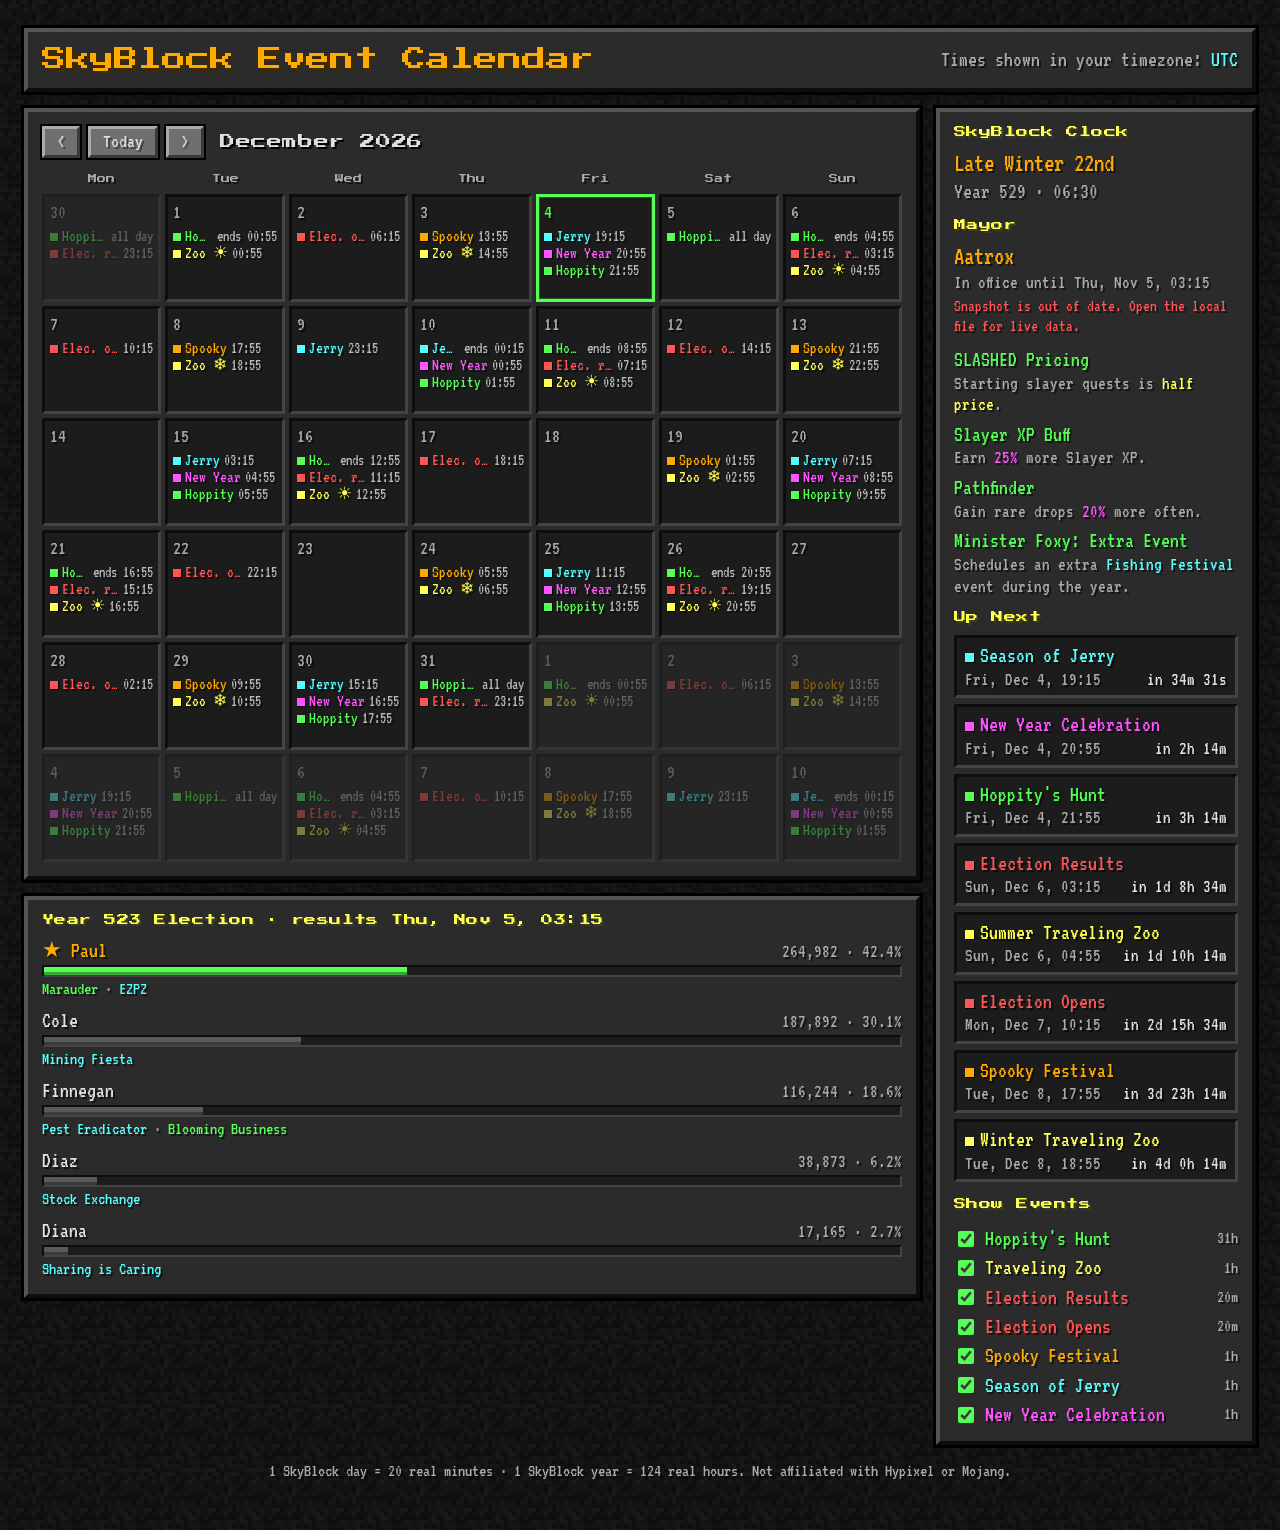
<file: index.html>
<html lang="en">
<meta charset="utf-8">
<meta name="viewport" content="width=device-width, initial-scale=1, viewport-fit=cover">
<meta name="darkreader-lock">
<title>SkyBlock Event Calendar</title>
<meta name="claude:viewport-fit-sides" content="cover">
<link rel="stylesheet" href="https://fonts.googleapis.com/css2?family=Press+Start+2P&family=VT323&display=swap">
<style>
/* Layout: Minecraft inventory-style panels — month grid on the left, "upcoming" sidebar on the right; stacks on phones. Single dark look by choice. */
:root {
  color-scheme: dark;
  --bg: #121212;
  --panel: #2b2b2b;
  --panel-hi: #555;
  --panel-lo: #0d0d0d;
  --slot: #1c1c1c;
  --fg: #e0e0e0;
  --muted: #aaaaaa;
  --gold: #ffaa00;
  --green: #55ff55;
  --aqua: #55ffff;
  --red: #ff5555;
  --pink: #ff55ff;
  --yellow: #ffff55;
  --font-display: "Press Start 2P", "Courier New", monospace;
  --font-body: "VT323", "Consolas", monospace;
}
* { box-sizing: border-box; }
body {
  background: var(--bg);
  background-size: 64px 64px;
  image-rendering: pixelated;
  color: var(--fg);
  font: 22px/1.15 var(--font-body);
  padding-block: 20px 40px;
  padding-left: max(16px, env(safe-area-inset-left, 0px));
  padding-right: max(16px, env(safe-area-inset-right, 0px));
  text-shadow: 2px 2px 0 rgba(0,0,0,.55);
}
.wrap { max-width: 1280px; margin: 0 auto; display: grid; gap: 16px; }
.panel {
  background: var(--panel);
  border: 4px solid;
  border-color: var(--panel-hi) var(--panel-lo) var(--panel-lo) var(--panel-hi);
  box-shadow: 0 0 0 3px #000;
  padding: 14px;
  min-width: 0;
}
h1, h2 { font-family: var(--font-display); font-weight: 400; margin: 0; text-wrap: balance; }
h1 { font-size: clamp(14px, 2.6vw, 24px); color: var(--gold); text-shadow: 3px 3px 0 #3f2a00; }
h2 { font-size: 12px; color: var(--yellow); text-shadow: 2px 2px 0 #3f3f15; margin-bottom: 10px; letter-spacing: .04em; }
header.panel { display: flex; flex-wrap: wrap; align-items: center; justify-content: space-between; gap: 10px 20px; }
.sub { color: var(--muted); }
.sub b { color: var(--aqua); font-weight: 400; }
.main { display: grid; grid-template-columns: minmax(0, 1fr) 320px; gap: 16px; align-items: start; }
@media (max-width: 900px) { .main { grid-template-columns: minmax(0, 1fr); } }

.toolbar { display: flex; flex-wrap: wrap; align-items: center; gap: 8px; margin-bottom: 12px; }
.toolbar h2 { margin: 0 0 0 8px; font-size: clamp(11px, 1.6vw, 15px); color: var(--fg); text-shadow: 2px 2px 0 #000; }
button {
  font: 20px var(--font-body);
  color: var(--fg);
  text-shadow: 2px 2px 0 #3f3f3f;
  background: #6f6f6f;
  border: 3px solid;
  border-color: #aaa #3a3a3a #3a3a3a #aaa;
  outline: 2px solid #000;
  padding: 2px 12px 4px;
  cursor: pointer;
}
button:hover { background: #7e86b8; border-color: #bcc4ff #3c4270 #3c4270 #bcc4ff; color: var(--yellow); }
button:focus-visible { outline: 3px solid var(--yellow); }

.grid { display: grid; grid-template-columns: repeat(7, minmax(0, 1fr)); gap: 4px; }
.dow { font-family: var(--font-display); font-size: 9px; color: var(--muted); text-align: center; padding: 4px 0 6px; }
.day {
  background: var(--slot);
  border: 3px solid;
  border-color: var(--panel-lo) #444 #444 var(--panel-lo);
  min-height: 108px;
  padding: 4px 5px;
  min-width: 0;
  display: flex; flex-direction: column; gap: 3px;
}
.day { cursor: pointer; }
.day:hover { border-color: #fff #ccc #ccc #fff; }
.day:focus-visible { outline: 3px solid var(--yellow); }
.day.other { opacity: .38; }
.day.other:hover, .day.other:focus { opacity: 1; }
/* Day details as a Minecraft/Hypixel item tooltip that follows the cursor */
#tip {
  position: fixed; left: 0; top: 0; z-index: 100;
  width: max-content; max-width: min(320px, calc(100vw - 16px));
  background: #100010f2;
  border: 2px solid; border-image: linear-gradient(#5000ff, #28007f) 1;
  outline: 2px solid #100010;
  padding: 4px 8px 6px;
  font-size: 21px; line-height: 1.05;
  pointer-events: none;
}
#tip .l { min-height: 1em; white-space: pre-wrap; }
#tip .name { font-size: 23px; margin-bottom: 2px; }
.day.today { border-color: var(--green); box-shadow: inset 0 0 0 1px #1d5c1d; }
.num { font-size: 20px; color: var(--muted); font-variant-numeric: tabular-nums; }
.today .num { color: var(--green); }
.ev {
  font-size: 17px; line-height: 1;
  display: flex; gap: 4px; align-items: baseline;
  white-space: nowrap; overflow: hidden; text-overflow: ellipsis;
  cursor: default;
}
.ev i { flex: none; width: 8px; height: 8px; background: currentColor; box-shadow: 1px 1px 0 #000; }
.ev span { overflow: hidden; text-overflow: ellipsis; }
.ev small { font-size: 16px; color: var(--fg); opacity: .8; }
@media (max-width: 640px) {
  .day { min-height: 64px; padding: 2px; }
  .ev span, .ev small { display: none; }
  .ev i { width: 10px; height: 10px; }
  .day .evs { display: flex; flex-wrap: wrap; gap: 3px; }
}

.sb-date { font-size: 26px; color: var(--gold); }
.sb-time { color: var(--muted); margin-bottom: 14px; }
.up { list-style: none; margin: 0; padding: 0; display: grid; gap: 6px; }
.up li { background: var(--slot); border: 3px solid; border-color: var(--panel-lo) #444 #444 var(--panel-lo); padding: 5px 8px; }
.up .name { display: flex; gap: 6px; align-items: baseline; }
.up .name i { width: 9px; height: 9px; background: currentColor; flex: none; box-shadow: 1px 1px 0 #000; }
.up .when { color: var(--muted); font-size: 19px; font-variant-numeric: tabular-nums; }
.up .cd { float: right; color: var(--fg); }
.up .live { color: var(--green); }

.legend { display: grid; gap: 4px; margin-top: 16px; }
.legend label { display: flex; gap: 8px; align-items: center; cursor: pointer; }
.legend input { accent-color: var(--green); width: 16px; height: 16px; }
.legend .meta { color: var(--muted); font-size: 18px; margin-left: auto; }
footer { color: var(--muted); font-size: 18px; text-align: center; }
.col { display: grid; gap: 16px; min-width: 0; }
.mayor-name { font-size: 26px; color: var(--gold); }
.term { color: var(--muted); font-size: 19px; margin-bottom: 8px; }
.perks { list-style: none; margin: 0 0 14px; padding: 0; display: grid; gap: 6px; }
.perks b { color: var(--green); font-weight: 400; display: block; }
.perks span { font-size: 19px; }
.minister { color: var(--aqua); }
.src { font-size: 17px; color: var(--muted); margin-top: -6px; margin-bottom: 12px; }
.src.warn { color: var(--red); }
.cands { display: grid; gap: 8px; }
.cand { display: grid; grid-template-columns: minmax(0, 1fr) auto; gap: 2px 12px; align-items: baseline; }
.cand .who { color: var(--fg); cursor: help; justify-self: start; }
.cand .who:hover { text-decoration: underline; }
.cand .who:focus-visible { outline: 2px solid var(--yellow); }
.cand.lead .who { color: var(--gold); }
.cand .votes { color: var(--muted); font-variant-numeric: tabular-nums; font-size: 19px; }
.cand .bar { grid-column: 1 / -1; height: 12px; background: var(--slot); border: 2px solid; border-color: var(--panel-lo) #444 #444 var(--panel-lo); }
.cand .bar div { height: 100%; background: #5a5a5a; box-shadow: inset 0 -3px 0 rgba(0,0,0,.35); }
.cand.lead .bar div { background: var(--green); }
.cand .cperks { grid-column: 1 / -1; font-size: 18px; color: var(--muted); }
</style>

<div class="wrap">
  <header class="panel">
    <h1>SkyBlock Event Calendar</h1>
    <div class="sub">Times shown in your timezone: <b id="tz"></b></div>
  </header>

  <div class="main">
    <div class="col">
    <section class="panel">
      <div class="toolbar">
        <button id="prev" aria-label="Previous month">&lt;</button>
        <button id="today">Today</button>
        <button id="next" aria-label="Next month">&gt;</button>
        <h2 id="title"></h2>
      </div>
      <div class="grid" id="grid"></div>
    </section>
    <section class="panel">
      <h2 id="elecTitle">Election</h2>
      <div class="cands" id="cands"></div>
    </section>
    </div>

    <aside class="panel">
      <h2>SkyBlock Clock</h2>
      <div class="sb-date" id="sbdate"></div>
      <div class="sb-time" id="sbtime"></div>
      <h2>Mayor</h2>
      <div id="mayor"></div>
      <h2>Up Next</h2>
      <ul class="up" id="upcoming"></ul>
      <div class="legend" id="legend"></div>
    </aside>
  </div>

  <footer>1 SkyBlock day = 20 real minutes · 1 SkyBlock year = 124 real hours. Not affiliated with Hypixel or Mojang.</footer>
</div>

<script>
// SkyBlock calendar math. Year 1, Early Spring 1 began at this real timestamp.
const EPOCH = 1560275700000, DAY = 20 * 60000, MONTH = 31 * DAY, YEAR = 12 * MONTH;
const MONTHS = ["Early Spring","Spring","Late Spring","Early Summer","Summer","Late Summer",
                "Early Autumn","Autumn","Late Autumn","Early Winter","Winter","Late Winter"];

// Recurring yearly events: month index (0-11), start day (1-31), length in SkyBlock days.
const EVENTS = [
  { id: "hoppity", name: "Hoppity's Hunt",    short: "Hoppity", color: "var(--green)",  mc: "a", at: [[0, 1, 93]] },
  { id: "zoo",     name: "Traveling Zoo",     color: "var(--yellow)", mc: "e", at: [[3, 1, 3, "Summer Traveling Zoo", "Zoo ☀"], [9, 1, 3, "Winter Traveling Zoo", "Zoo ❄"]] },
  { id: "elect",   name: "Election Results",  short: "Elec. results", color: "var(--red)",    mc: "c", at: [[2, 27, 1]] },
  { id: "booth",   name: "Election Opens",    short: "Elec. opens", color: "var(--red)",    mc: "c", at: [[5, 27, 1]] },
  { id: "spooky",  name: "Spooky Festival",   short: "Spooky", color: "var(--gold)",   mc: "6", at: [[8, 29, 3]] },
  { id: "jerry",   name: "Season of Jerry",   short: "Jerry", color: "var(--aqua)",   mc: "b", at: [[11, 24, 3]] },
  { id: "newyear", name: "New Year Celebration", short: "New Year", color: "var(--pink)", mc: "d", at: [[11, 29, 3]] },
];

let hidden = new Set();
try { hidden = new Set(JSON.parse(localStorage.getItem("hiddenEvents") || "[]")); } catch {}

function occurrences(from, to) {
  const out = [];
  const y0 = Math.floor((from - EPOCH) / YEAR) - 1, y1 = Math.floor((to - EPOCH) / YEAR);
  for (let y = y0; y <= y1; y++) {
    const ys = EPOCH + y * YEAR;
    for (const e of EVENTS) {
      if (hidden.has(e.id)) continue;
      for (const [m, d, len, label, short] of e.at) {
        const start = ys + m * MONTH + (d - 1) * DAY, end = start + len * DAY;
        if (e.within && (end <= e.within[0] || start >= e.within[1])) continue;
        if (end > from && start < to) out.push({ ...e, name: label || e.name, short: short || e.short, start, end, year: y + 1 });
      }
    }
  }
  return out.sort((a, b) => a.start - b.start);
}

function sbDate(t) {
  const ms = t - EPOCH, year = Math.floor(ms / YEAR) + 1;
  const inYear = ms - (year - 1) * YEAR;
  const month = Math.floor(inYear / MONTH), day = Math.floor((inYear % MONTH) / DAY) + 1;
  const mins = Math.floor((inYear % DAY) / DAY * 1440);
  return { year, month, day, h: Math.floor(mins / 60), m: mins % 60 };
}

const ord = n => n + (n % 100 >= 11 && n % 100 <= 13 ? "th" : ["th", "st", "nd", "rd"][n % 10] || "th");
// Clock style follows the viewer's timezone, not their browser language (an English browser in Sweden still gets 24h).
// ponytail: hand-kept list of 12-hour regions; extend it if someone reports a wrong clock.
const TZ = Intl.DateTimeFormat().resolvedOptions().timeZone || "";
const TWELVE_HOUR = /^(America\/(?!(Sao_Paulo|Argentina|Buenos_Aires|Santiago|Montevideo|Asuncion|Havana|Caracas|La_Paz|Lima|Guayaquil|Cayenne|Paramaribo|Noronha|Recife|Fortaleza|Belem|Manaus|Bahia|Maceio|Araguaina|Cuiaba|Campo_Grande|Porto_Velho|Boa_Vista|Rio_Branco|Santarem|Eirunepe|Punta_Arenas|Godthab|Nuuk|Scoresbysund|Danmarkshavn|Miquelon))|US\/|Canada\/|Australia\/|Pacific\/(Auckland|Chatham|Honolulu|Guam|Saipan|Pago_Pago)|Asia\/(Kolkata|Calcutta|Karachi|Dhaka|Manila|Riyadh|Kuwait|Qatar|Bahrain|Amman|Damascus|Baghdad|Kathmandu|Thimphu|Colombo)|Africa\/(Cairo|Khartoum))/.test(TZ);
const HOUR = { hour: "2-digit", minute: "2-digit", hourCycle: TWELVE_HOUR ? "h12" : "h23" };
const fmtTime = t => new Date(t).toLocaleTimeString([], HOUR);
const fmtFull = t => new Date(t).toLocaleString([], { weekday: "short", month: "short", day: "numeric", ...HOUR });
function fmtDur(ms) {
  const s = Math.max(0, Math.floor(ms / 1000)), d = Math.floor(s / 86400), h = Math.floor(s % 86400 / 3600),
        m = Math.floor(s % 3600 / 60), sec = s % 60;
  if (d) return `${d}d ${h}h ${m}m`;
  if (h) return `${h}h ${m}m`;
  return `${m}m ${String(sec).padStart(2, "0")}s`;
}
// Hypixel-style lore for one event occurrence (Up Next list).
function eventTip(o, now) {
  const sb = sbDate(o.start), live = o.start <= now;
  const lines = [`§8${MONTHS[sb.month]} ${ord(sb.day)}, Year ${o.year}`, "",
    `§7Starts: §f${fmtFull(o.start)}`, `§7Ends: §f${fmtFull(o.end)}`, `§7Duration: §f${fmtDur(o.end - o.start)}`, "",
    live ? `§7Ends in: §e${fmtDur(o.end - now)}` : `§7Starts in: §e${fmtDur(o.start - now)}`, "",
    live ? "§a§lACTIVE NOW" : "§e§lUPCOMING EVENT"];
  return `<div class="l name">${mc(`§${o.mc}${o.name}`)}</div>` + lines.map(l => `<div class="l">${mc(l)}</div>`).join("");
}

let view = new Date(); view.setDate(1);

// Hypixel-style item lore for a day. Busier days get a higher "rarity", like item tiers.
const RARITY = [["§f", "COMMON"], ["§a", "UNCOMMON"], ["§9", "RARE"], ["§5", "EPIC"], ["§6", "LEGENDARY"]];
const tips = {}; // tooltip HTML by data-tip key: "d<i>" for days, "c<i>" for candidates
function dayTip(d0, d1, today) {
  const [rc, rname] = RARITY[Math.min(today.length, RARITY.length - 1)];
  const sb = sbDate(+d0);
  const t = o => o < +d0 || o > +d1 ? fmtFull(o) : fmtTime(o);
  const lines = [`§8${MONTHS[sb.month]} ${ord(sb.day)}, Year ${sb.year}`, ""];
  for (const o of today) {
    lines.push(`§${o.mc}${o.name}`, `§7${t(o.start)} §8→ §7${t(o.end)}`, "");
  }
  if (!today.length) lines.push("§7No events today.", "");
  lines.push(`${rc}§l${rname} DAY`);
  return `<div class="l name">${mc(rc + d0.toLocaleDateString([], { weekday: "long", day: "numeric", month: "long" }))}</div>`
    + lines.map(l => `<div class="l">${mc(l)}</div>`).join("");
}

const tipEl = document.createElement("div");
tipEl.id = "tip"; tipEl.hidden = true; document.body.append(tipEl);
function placeTip(x, y) {
  const w = tipEl.offsetWidth, h = tipEl.offsetHeight;
  let left = x + 14, top = y - 14;
  if (left + w > innerWidth - 8) left = Math.max(8, x - 14 - w);
  if (top + h > innerHeight - 8) top = innerHeight - 8 - h;
  tipEl.style.transform = `translate(${left}px, ${Math.max(8, top)}px)`;
}
function showTip(el, x, y) {
  tipEl.dataset.key = el.dataset.tip;
  tipEl.innerHTML = tips[el.dataset.tip]; tipEl.hidden = false; placeTip(x, y);
}
document.addEventListener("mousemove", e => {
  const el = e.target.closest("[data-tip]");
  el ? showTip(el, e.clientX, e.clientY) : (tipEl.hidden = true);
});
document.addEventListener("mouseleave", () => tipEl.hidden = true);
document.addEventListener("focusin", e => {
  const el = e.target.closest("[data-tip]"), r = el?.getBoundingClientRect();
  if (el) showTip(el, r.right - 10, r.top + 20);
});
document.addEventListener("focusout", () => tipEl.hidden = true);

function renderMonth() {
  const grid = document.getElementById("grid");
  document.getElementById("title").textContent = view.toLocaleDateString([], { month: "long", year: "numeric" });
  const first = new Date(view.getFullYear(), view.getMonth(), 1);
  const start = new Date(first); start.setDate(1 - ((first.getDay() + 6) % 7)); // weeks start Monday
  const end = new Date(start); end.setDate(start.getDate() + 42);
  const occ = occurrences(+start, +end);
  const todayKey = new Date().toDateString();

  let html = "";
  const dow = new Date(2024, 0, 1); // a Monday
  for (let i = 0; i < 7; i++) { html += `<div class="dow">${dow.toLocaleDateString([], { weekday: "short" })}</div>`; dow.setDate(dow.getDate() + 1); }
  for (let i = 0; i < 42; i++) {
    const d0 = new Date(start); d0.setDate(start.getDate() + i);
    const d1 = new Date(d0); d1.setDate(d0.getDate() + 1);
    const cls = ["day", d0.getMonth() !== view.getMonth() && "other", d0.toDateString() === todayKey && "today"].filter(Boolean).join(" ");
    const today = occ.filter(o => o.end > d0 && o.start < d1);
    const evs = today.map(o => {
      const label = o.start >= +d0 ? fmtTime(o.start) : o.end <= +d1 ? "ends " + fmtTime(o.end) : "all day";
      return `<div class="ev" style="color:${o.color}"><i></i><span>${o.short || o.name}</span> <small>${label}</small></div>`;
    }).join("");
    tips["d" + i] = dayTip(d0, d1, today);
    html += `<div class="${cls}" tabindex="0" data-tip="d${i}"><div class="num">${d0.getDate()}</div><div class="evs">${evs}</div></div>`;
  }
  grid.innerHTML = html;
}

function renderClock() {
  const now = Date.now(), sb = sbDate(now);
  document.getElementById("sbdate").textContent = `${MONTHS[sb.month]} ${ord(sb.day)}`;
  document.getElementById("sbtime").textContent =
    `Year ${sb.year} · ${String(sb.h).padStart(2, "0")}:${String(sb.m - sb.m % 10).padStart(2, "0")}`;
  const up = occurrences(now, now + YEAR).slice(0, 8);
  document.getElementById("upcoming").innerHTML = up.map((o, i) => {
    tips["u" + i] = eventTip(o, now);
    const live = o.start <= now;
    return `<li data-tip="u${i}"><div class="name" style="color:${o.color}"><i></i>${o.name}</div>
      <div class="when">${live ? `<span class="live">LIVE NOW</span>` : fmtFull(o.start)}
      <span class="cd ${live ? "live" : ""}">${live ? "ends in " + fmtDur(o.end - now) : "in " + fmtDur(o.start - now)}</span></div></li>`;
  }).join("");
  const key = tipEl.dataset.key;
  if (!tipEl.hidden && key?.startsWith("u")) tipEl.innerHTML = tips[key]; // keep an open countdown ticking
}

function renderLegend() {
  document.getElementById("legend").innerHTML = "<h2>Show Events</h2>" + EVENTS.map(e => {
    const len = e.at[0][2], dur = len * 20 >= 60 ? `${len * 20 / 60}h` : `${len * 20}m`;
    return `<label style="color:${e.color}"><input type="checkbox" id="f-${e.id}" data-id="${e.id}" ${hidden.has(e.id) ? "" : "checked"}>${e.name}<span class="meta">${dur}</span></label>`;
  }).join("");
}

document.getElementById("legend").addEventListener("change", e => {
  const id = e.target.dataset.id;
  e.target.checked ? hidden.delete(id) : hidden.add(id);
  try { localStorage.setItem("hiddenEvents", JSON.stringify([...hidden])); } catch {}
  renderMonth(); renderClock();
});
document.getElementById("prev").onclick = () => { view.setMonth(view.getMonth() - 1); renderMonth(); };
document.getElementById("next").onclick = () => { view.setMonth(view.getMonth() + 1); renderMonth(); };
document.getElementById("today").onclick = () => { view = new Date(); view.setDate(1); renderMonth(); };
document.getElementById("tz").textContent = Intl.DateTimeFormat().resolvedOptions().timeZone;

// Pixel-noise "deepslate" background generated on a tiny canvas.
const c = document.createElement("canvas"); c.width = c.height = 16;
const g = c.getContext("2d");
for (let x = 0; x < 16; x++) for (let y = 0; y < 16; y++) {
  const v = 14 + Math.floor(Math.random() * 12); g.fillStyle = `rgb(${v},${v},${v + 2})`; g.fillRect(x, y, 1, 1);
}
document.body.style.backgroundImage = `url(${c.toDataURL()})`;

// ---- Mayor & election ----
// Snapshot of api.hypixel.net/v2/resources/skyblock/election, used when the live fetch is blocked
// (published artifacts can't reach outside hosts; opening the local file gets live data).
// ponytail: snapshot goes stale when the mayor's term ends; refresh it by republishing.
const SNAPSHOT = {"lastUpdated":1793571772346,"mayor":{"key":"slayer","name":"Aatrox","perks":[{"name":"SLASHED Pricing","description":"Starting slayer quests is §ehalf price§7."},{"name":"Slayer XP Buff","description":"Earn §d25% §7more Slayer XP."},{"name":"Pathfinder","description":"Gain rare drops §d20% §7more often."}],"minister":{"key":"events","name":"Foxy","perk":{"name":"Extra Event","description":"Schedules an extra §bFishing Festival §7event during the year.","minister":true}},"election":{"year":522}},"current":{"year":523,"candidates":[{"key":"dungeons","name":"Paul","perks":[{"name":"Marauder","description":"Dungeon reward chests are §e20% §7cheaper.","minister":false},{"name":"EZPZ","description":"Gain §e10 §7bonus score on dungeon runs.","minister":true}],"votes":264982},{"key":"mining","name":"Cole","perks":[{"name":"Mining Fiesta","description":"§7Gain §3+25☯ Mining Wisdom§7, §6+25%  Mining Fortune§7, and collect §9Refined Minerals §7and §5Glossy Gemstones§7 from mining!","minister":true}],"votes":187892},{"key":"farming","name":"Finnegan","perks":[{"name":"Pest Eradicator","description":"The duration of Pesthunter Phillip's §6 Farming Fortune §7bonus is now §a60m§7. Decreases the spawn cooldown of §2Pests §7by §a20%§7.","minister":true},{"name":"Blooming Business","description":"All Garden Visitors reward §aFine Flour§7 and §c+10% Copper §7for accepting offers. Invites §a5 §7unique visitors to your §aGarden §7and makes higher rarity visitors §a20% §7more likely to show up.","minister":false}],"votes":116244},{"key":"pets","name":"Diana","perks":[{"name":"Sharing is Caring","description":"Unlocks §a2 §7more §6Exp Share §7slots in your pets menu and increases the §6Exp Share §7rate by §a+10%§7!","minister":true}],"votes":17165},{"key":"economist","name":"Diaz","perks":[{"name":"Stock Exchange","description":"Participate in the §dStonks Auction §7for a chance to win §5Stock of Stonks§7! Trade them for §6extravagant items §7at the §bTrade Center§7.","minister":true}],"votes":38873}]}};

// Minecraft § color codes → HTML. Formatting codes (§l, §o…) keep the current color.
const MC = { 0:"#000000",1:"#0000aa",2:"#00aa00",3:"#00aaaa",4:"#aa0000",5:"#aa00aa",6:"#ffaa00",7:"#aaaaaa",
             8:"#555555",9:"#5555ff",a:"#55ff55",b:"#55ffff",c:"#ff5555",d:"#ff55ff",e:"#ffff55",f:"#ffffff" };
const html = s => s.replace(/[&<>"']/g, ch => `&#${ch.charCodeAt(0)};`);
function mc(s) {
  let color = MC[7];
  return s.split("§").map((part, i) => {
    if (i > 0) { color = MC[part[0]?.toLowerCase()] || color; part = part.slice(1); }
    return part && `<span style="color:${color}">${html(part)}</span>`;
  }).join("");
}

// Late Spring 27th of a SkyBlock year (1-based): when election results are announced.
const resultsAt = year => EPOCH + (year - 1) * YEAR + 2 * MONTH + 26 * DAY;

function renderElection(data, live) {
  const m = data.mayor, termStart = resultsAt(m.election.year + 1), termEnd = termStart + YEAR, now = Date.now();
  const perks = [...m.perks, ...(m.minister ? [m.minister.perk] : [])];

  // Mayor events with fixed dates: Marina's Fishing Festival runs the 1st–3rd of every month of her term.
  EVENTS.splice(0, EVENTS.length, ...EVENTS.filter(e => !e.mayor));
  if (perks.some(p => p.name === "Fishing Festival"))
    EVENTS.push({ id: "fishing", mayor: true, name: "Fishing Festival", color: "#00aaaa", mc: "3",
                  at: MONTHS.map((_, i) => [i, 1, 3]), within: [termStart, termEnd] });

  const stale = now > termEnd;
  document.getElementById("mayor").innerHTML = `
    <div class="mayor-name">${html(m.name)}</div>
    <div class="term">In office until ${fmtFull(termEnd)}${stale ? "" : ` (in ${fmtDur(termEnd - now)})`}</div>
    <div class="src ${stale ? "warn" : ""}">${live ? "Live from the Hypixel API"
      : stale ? "Snapshot is out of date. Open the local file for live data."
      : `Snapshot from ${fmtFull(data.lastUpdated)}`}</div>
    <ul class="perks">${m.perks.map(p => `<li><b>${html(p.name)}</b><span>${mc(p.description)}</span></li>`).join("")}
    ${m.minister ? `<li><b class="minister">Minister ${html(m.minister.name)}: ${html(m.minister.perk.name)}</b><span>${mc(m.minister.perk.description)}</span></li>` : ""}</ul>`;

  const c = data.current;
  const title = document.getElementById("elecTitle"), cands = document.getElementById("cands");
  if (!c) {
    title.textContent = "Election";
    cands.innerHTML = `<div class="sub">The election booth is closed. Next election opens Late Summer 27th.</div>`;
    return;
  }
  const total = c.candidates.reduce((s, x) => s + (x.votes || 0), 0) || 1;
  const sorted = [...c.candidates].sort((a, b) => (b.votes || 0) - (a.votes || 0));
  title.textContent = `Year ${c.year} Election · results ${fmtFull(resultsAt(c.year + 1))}`;
  cands.innerHTML = sorted.map((x, i) => {
    const pct = (x.votes || 0) / total * 100;
    const lines = [`§8Year ${c.year} Candidate`, "",
      `§7Votes: §e${(x.votes || 0).toLocaleString()} §8(${pct.toFixed(1)}%)`, `§7Rank: §f#${i + 1}`, ""];
    for (const p of x.perks) lines.push(`§a${p.name}${p.minister ? " §b(Minister perk)" : ""}`, "§7" + p.description, "");
    lines.push(i === 0 ? "§6§lLEADING CANDIDATE" : "§7§lCANDIDATE");
    tips["c" + i] = `<div class="l name">${mc((i === 0 ? "§6" : "§e") + "Mayor " + x.name)}</div>`
      + lines.map(l => `<div class="l">${mc(l)}</div>`).join("");
    return `<div class="cand ${i === 0 ? "lead" : ""}">
      <span class="who" tabindex="0" data-tip="c${i}">${i === 0 ? "★ " : ""}${html(x.name)}</span>
      <span class="votes">${(x.votes || 0).toLocaleString()} · ${pct.toFixed(1)}%</span>
      <div class="bar"><div style="width:${pct}%"></div></div>
      <div class="cperks">${x.perks.map(p => mc((p.minister ? "§b" : "§a") + p.name)).join(" · ")}</div>
    </div>`;
  }).join("");
}

async function loadElection() {
  let data = SNAPSHOT, live = false;
  try {
    const r = await fetch("https://api.hypixel.net/v2/resources/skyblock/election");
    const j = await r.json();
    if (j.success) { data = j; live = true; }
  } catch {}
  renderElection(data, live);
  renderLegend(); renderMonth(); renderClock();
}

renderLegend(); renderMonth(); renderClock();
loadElection();
setInterval(renderClock, 1000);
setInterval(loadElection, 5 * 60000);
</script>
</file>
